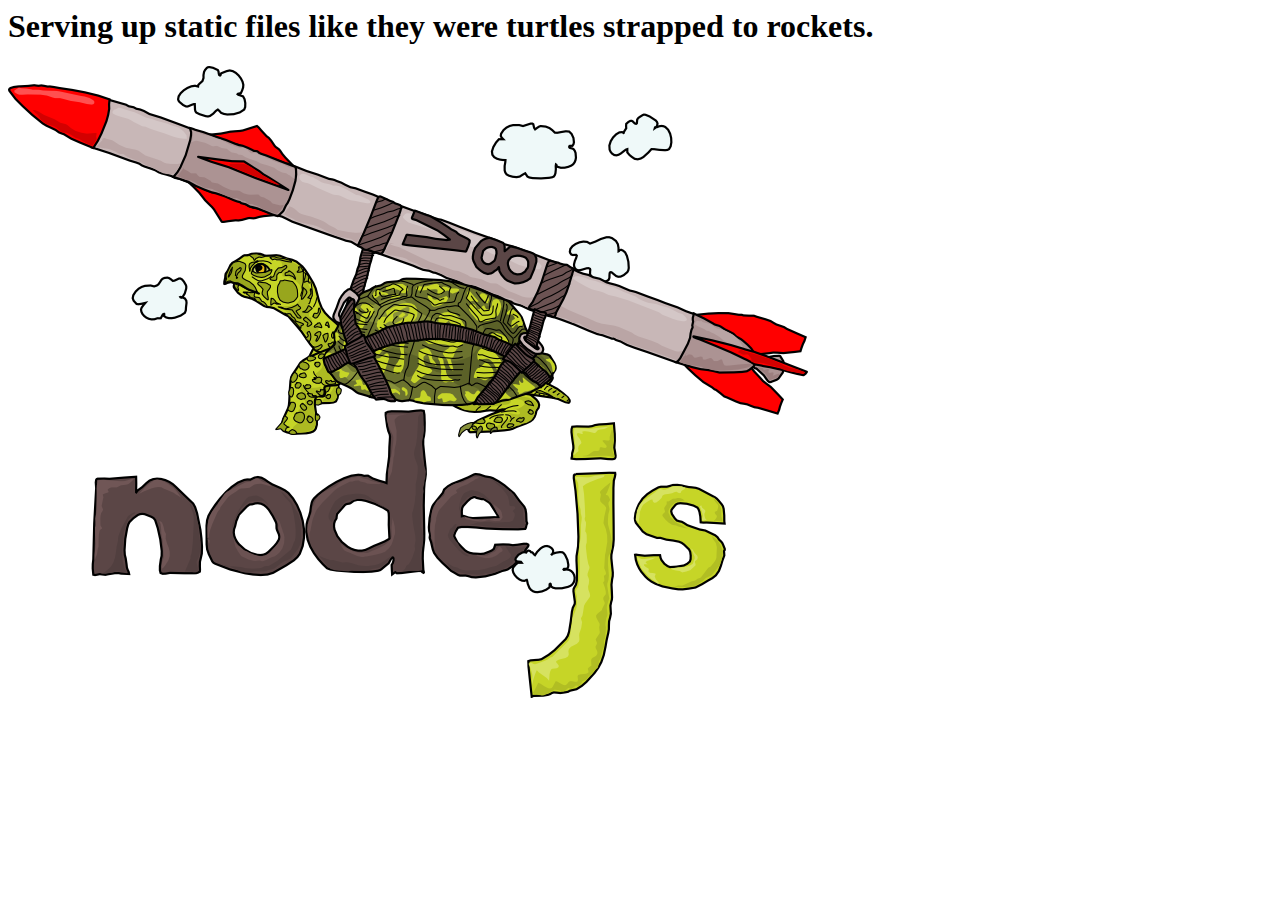
<file: poc/node_modules/http-server/public/index.html>
<html>
  <head>
    <title>node.js http server</title>
  </head>
  <body>

    <h1>Serving up static files like they were turtles strapped to rockets.</h1>

    <img src="./img/turtle.png"/>
  </body>
</html>
</file>
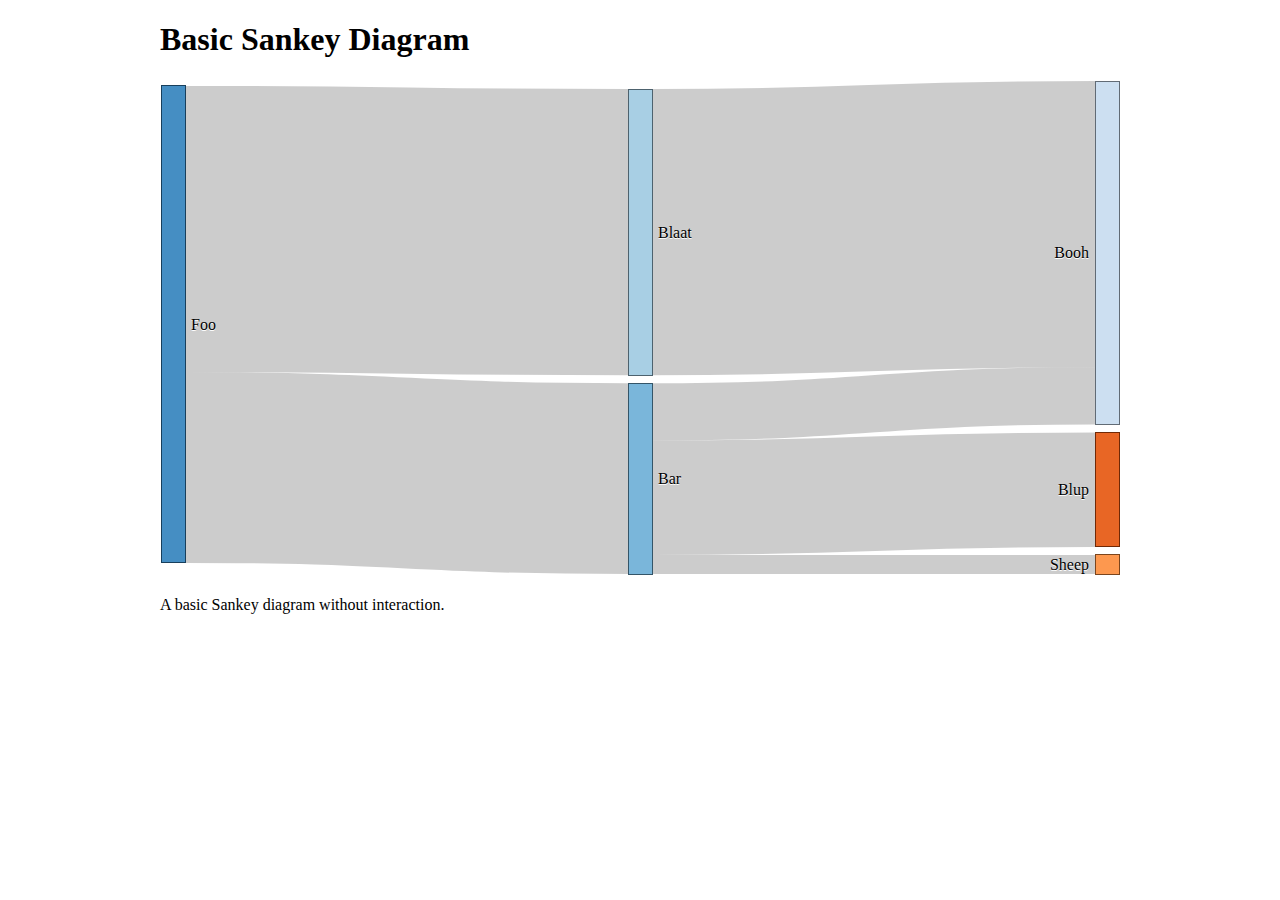
<file: poc/basic.html>
<!DOCTYPE html>
<html>
  <head>
    <meta charset="utf-8">
    <title>Basic Sankey Example</title>
    <script src="lib/d3js/d3.v3.min.js"></script>
      <script src="lib/sankey/sankey.js"></script>
      <script src="lib/sankey/d3.chart.min.js"></script>
      <script src="lib/sankey/d3.chart.sankey.min.js"></script>
    <style>
      body {
        width: 960px;
        margin: auto;
      }

      #chart {
        width: 960px;
        height: 500px;
      }

      .node rect {
        fill-opacity: .9;
        shape-rendering: crispEdges;
      }
      .node text {
        text-shadow: 0 1px 0 #fff;
      }

      .link {
        fill: none;
        stroke: #000;
        stroke-opacity: .2;
      }
    </style>
  </head>
  <body>
    <h1>Basic Sankey Diagram</h1>

    <div id="chart"></div>

    <p>A basic Sankey diagram without interaction.</p>

    <script>
      d3.json("data/foo.json", function(error, json) {
        var chart = d3.select("#chart").append("svg").chart("Sankey");

        chart.draw(json);
      });
    </script>
  </body>
</html>
</file>
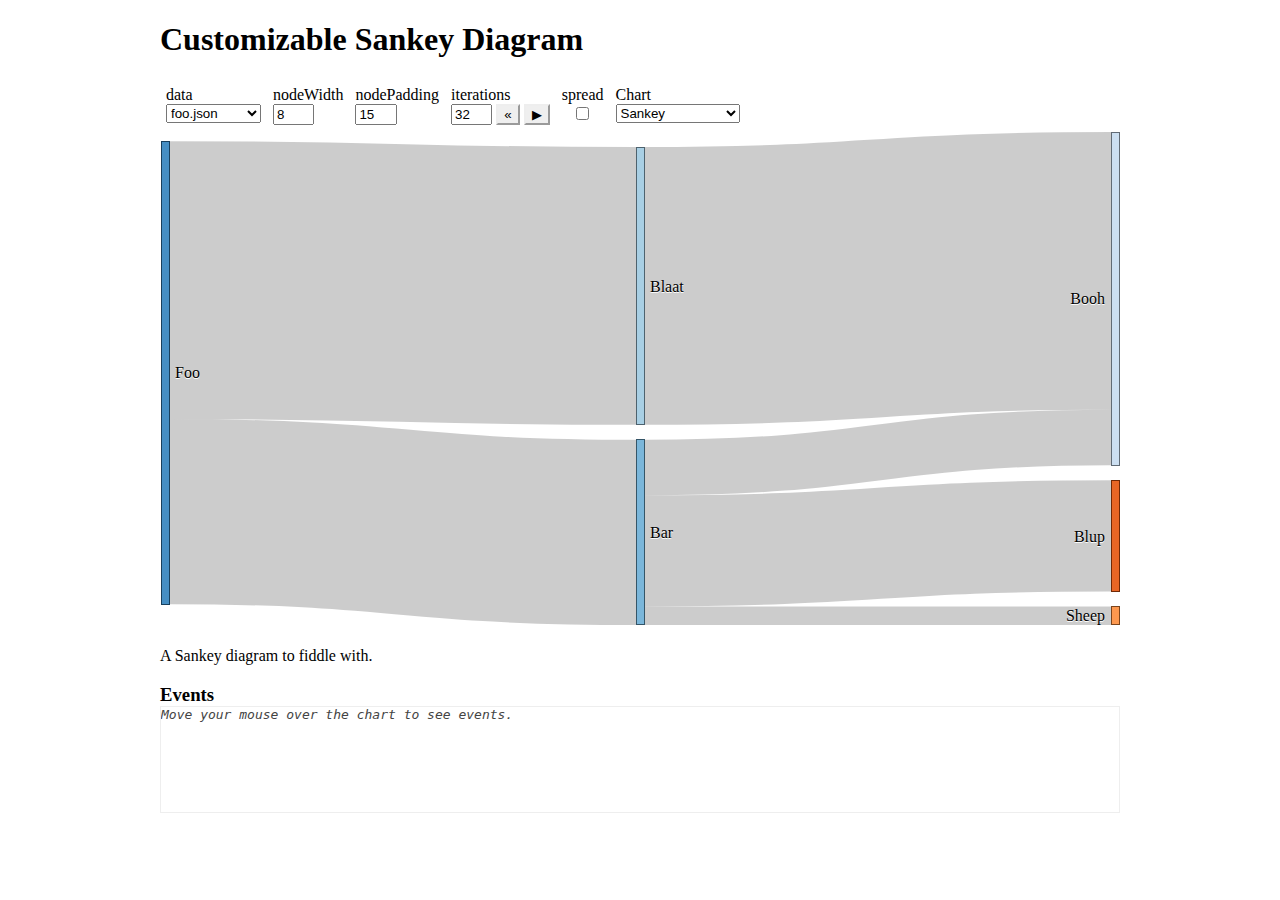
<file: poc/custom.html>
<!DOCTYPE html>
<html>
  <head>
    <meta charset="utf-8">
    <title>Customizable Sankey Example</title>
    <script src="lib/d3js/d3.v3.min.js"></script>
      <script src="lib/sankey/sankey.js"></script>
      <script src="lib/sankey/d3.chart.min.js"></script>
      <script src="lib/sankey/d3.chart.sankey.min.js"></script>
    <style>
      body {
        width: 960px;
        margin: auto;
      }

      #chart {
        width: 960px;
        height: 500px;
        clear: both;
      }

      .node rect {
        fill-opacity: .9;
        shape-rendering: crispEdges;
      }
      .node text {
        text-shadow: 0 1px 0 #fff;
      }

      .link {
        fill: none;
        stroke: #000;
        stroke-opacity: .2;
      }

      .control               { float: left; padding: 6px; }
      .control label         { display: block; }
      .control input         { width: 2.5em; }
      .control button        { border: outset 2px; }
      .control button.active { border: inset 2px; }

      h3 {
        margin-bottom: 0;
      }

      #events {
        height: 15ex;
        overflow-y: scroll;
        color: #444;
        font-family: monospace;
        border: 1px solid #eee;
      }
      #events span:first-child {
        width: 10em;
        display: inline-block;
      }
    </style>
  </head>
  <body>
    <h1>Customizable Sankey Diagram</h1>

    <div class="controls">
      <div class="control">
        <label for="source">data</label>
        <select id="source">
          <option value="data/foo.json">foo.json</option>
          <option value="data/energy.json">energy.json</option>
          <option value="data/product.json">product.json</option>
        </select>
      </div>
      <div class="control">
        <label for="nodeWidth">nodeWidth</label>
        <input type="number" id="nodeWidth" step="1" value="8" min="0">
      </div>
      <div class="control">
        <label for="nodePadding">nodePadding</label>
        <input type="number" id="nodePadding" step="1" value="15" min="0">
      </div>
      <div class="control">
        <label for="iterations">iterations</label>
        <input type="number" id="iterations" step="1" value="32" min="0">
        <button id="rewind">&laquo;</button>
        <button id="play">&#9654;</button>
      </div>
      <div class="control">
        <label for="spread">spread</label>
        <input type="checkbox" id="spread" value="1">
      </div>
      <div class="control">
        <label for="type">Chart</label>
        <select id="type">
          <option>Sankey</option>
          <option>Sankey.Selection</option>
          <option>Sankey.Path</option>
        </select>
      </div>
    </div>

    <div id="chart"></div>

    <p>A Sankey diagram to fiddle with.</p>

    <h3>Events</h3>
    <div id="events">
      <div><i>Move your mouse over the chart to see events.</i></div>
    </div>

    <script>
      var chart = null;
          timer = null;

      d3.selectAll(".controls input").on("change", updateKnobs);
      d3.select("#source").on("change", updateSource);
      d3.select("#type").on("change", updateType)
      d3.select("#rewind").on("click", function() {
        numberControl("iterations", 0);
      })
      d3.select("#play").on("click", function() {
        if (timer !== null) {
          clearInterval(timer); timer = null;
        } else {
          timer = setInterval(function() {
            numberControl("iterations", numberControl("iterations") + 1);
            return true;
          }, 200);
        }
        d3.select(this).classed("active", timer !== null);
      })

      function updateKnobs() {
        chart
          .nodeWidth(numberControl("nodeWidth"))
          .nodePadding(numberControl("nodePadding"))
          .iterations(numberControl("iterations"))
          .spread(checkControl("spread"));
      }

      function updateSource() {
        d3.json(d3.select("#source").node().value, function(error, json) {
          chart.draw(json);
        });
      }

      function updateType() {
        var type = d3.select("#type").node().value;
        d3.select("#chart svg").remove();
        chart = d3.select("#chart").append("svg").chart(type);
        ["click", "mouseover", "mouseout"].forEach(function(evt) {
          chart.on("node:"+evt, function(node) { logEvent("node:"+evt, node.name); });
          chart.on("link:"+evt, function(link) { logEvent("link:"+evt, link.source.name+" → "+link.target.name); });
        });
        updateKnobs();
        updateSource();
      }

      function numberControl(id, value) {
        var o = d3.select("#"+id);
        if (typeof value !== "undefined") {
          o.node().value = String(value);
          updateKnobs();
        }
        return Number(o.node().value);
      }

      function checkControl(id, value) {
        var o = d3.select("#"+id);
        if (typeof value !== "undefined") {
          o.node().checked = value;
          updateKnobs();
        }
        return o.node().checked;
      }

      function logEvent(name, s) {
        var e = d3.select("#events"),
            l = e.append("div");
        l.append("span").text(name);
        l.append("span").text(s);
        e.node().scrollTop = e.node().scrollHeight;
      }

      updateType();
    </script>
  </body>
</html>
</file>
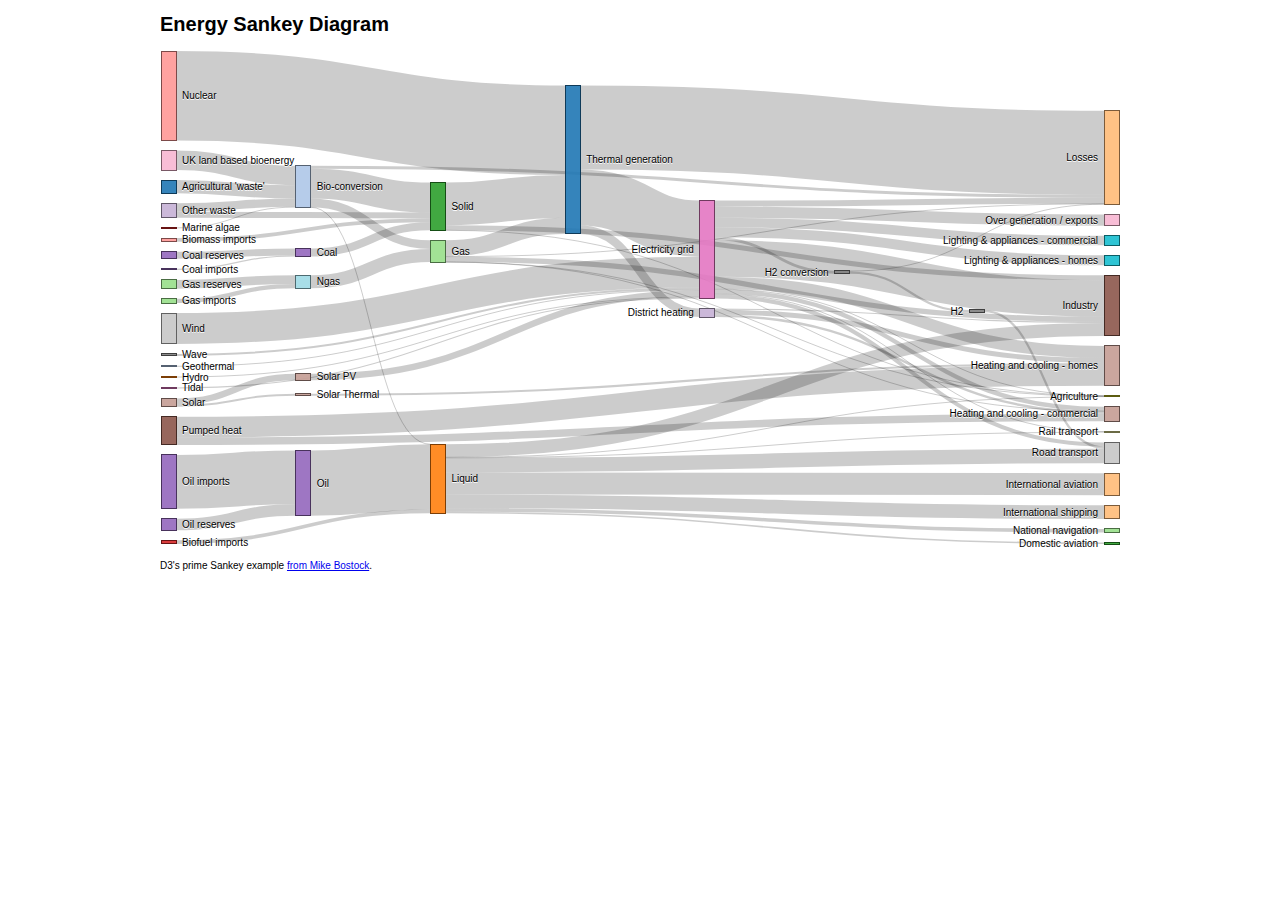
<file: poc/energy.html>
<!DOCTYPE html>
<html>
  <head>
    <meta charset="utf-8">
    <title>Energy Sankey Example</title>
    <script src="lib/d3js/d3.v3.min.js"></script>
      <script src="lib/sankey/sankey.js"></script>
      <script src="lib/sankey/d3.chart.min.js"></script>
      <script src="lib/sankey/d3.chart.sankey.min.js"></script>
    <style>
      body {
        width: 960px;
        margin: auto;
        font: 10px sans-serif;
      }

      #chart {
        width: 960px;
        height: 500px;
      }

      .node rect {
        fill-opacity: .9;
        shape-rendering: crispEdges;
      }
      .node text {
        pointer-events: none;
        text-shadow: 0 1px 0 #fff;
      }

      .link {
        fill: none;
        stroke: #000;
        stroke-opacity: .2;
      }
      .link:hover {
        stroke-opacity: .5;
      }
    </style>
  </head>
  <body>
    <h1>Energy Sankey Diagram</h1>

    <div id="chart"></div>

    <p>D3's prime Sankey example <a href="http://bost.ocks.org/mike/sankey/">from Mike Bostock</a>.</p>

    <script>
      d3.json("data/energy.json", function(error, json) {
        var chart = d3.select("#chart").append("svg").chart('Sankey'),
            color = d3.scale.category20();

        chart
          .nodeWidth(15)
          .nodePadding(10)
          .colorNodes(function(name) { return color(name.replace(/ .*/, "")); })
          .draw(json);
      });
    </script>
  </body>
</html>
</file>
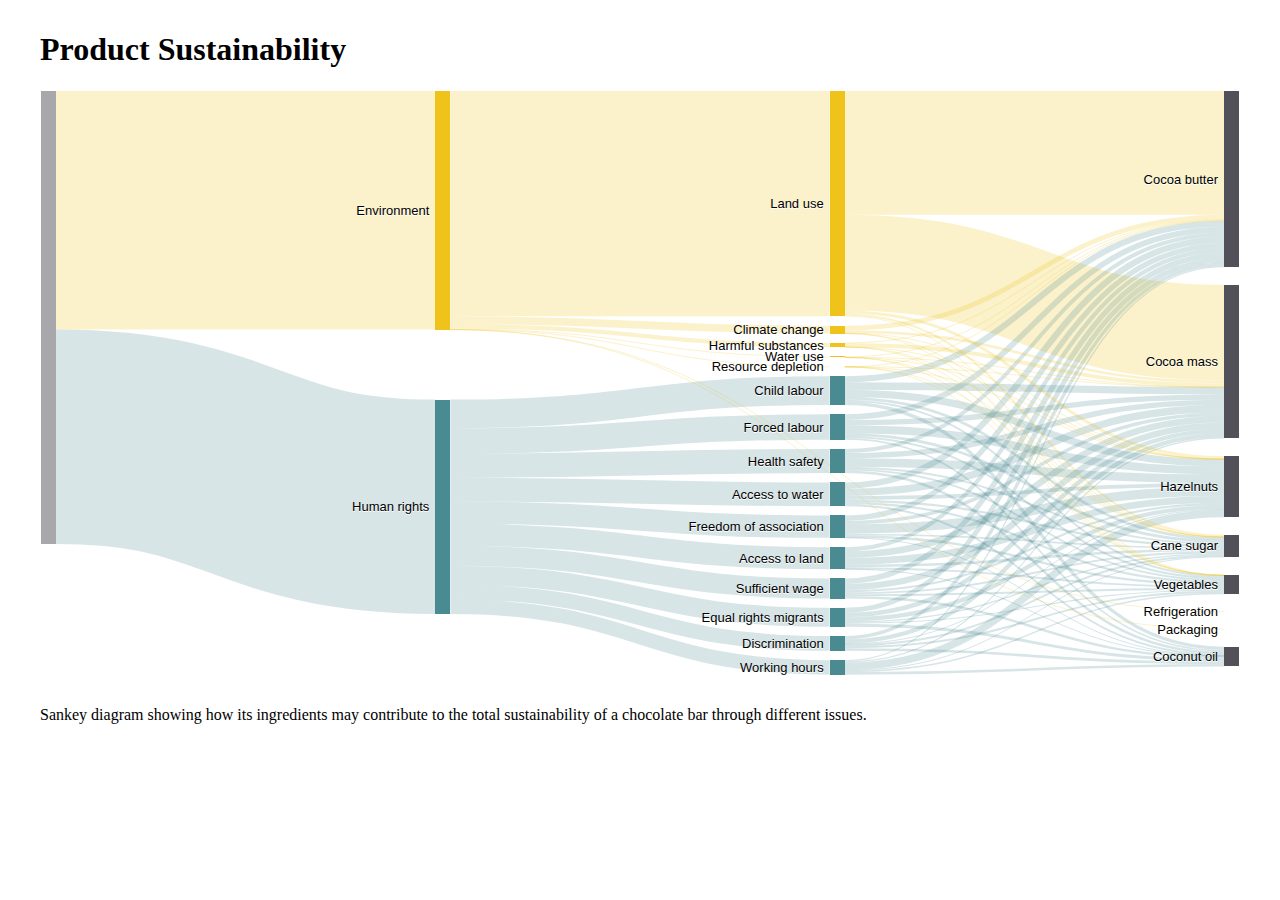
<file: poc/product.html>
<!DOCTYPE html>
<html>
  <head>
    <meta charset="utf-8">
    <title>Product Sustainability Sankey Example</title>
    <script src="lib/d3js/d3.v3.min.js"></script>
      <script src="lib/sankey/sankey.js"></script>
      <script src="lib/sankey/d3.chart.min.js"></script>
      <script src="lib/sankey/d3.chart.sankey.min.js"></script>
    <style>
      body {
        padding: 10px;
        min-width: 600px;
        max-width: 1200px;
        margin: auto;
      }

      #chart {
        height: 600px;
        font: 13px sans-serif;
      }

      .node rect {
        fill-opacity: .9;
        shape-rendering: crispEdges;
        stroke-width: 0;
      }
      .node text {
        pointer-events: none;
        text-shadow: 0 1px 0 #fff;
      }

      .link {
        fill: none;
        stroke: #000;
        stroke-opacity: .2;
      }
    </style>
  </head>
  <body>
    <h1>Product Sustainability</h1>

    <div id="chart"></div>

    <p>Sankey diagram showing how its ingredients may contribute to the total
    sustainability of a chocolate bar through different issues.</p>

    <script>
      var colors = {
            'environment':         '#edbd00',
            'social':              '#367d85',
            'animals':             '#97ba4c',
            'health':              '#f5662b',
            'research_ingredient': '#3f3e47',
            'fallback':            '#9f9fa3'
          };

      d3.json("data/product.json", function(error, json) {
        var chart = d3.select("#chart").append("svg").chart("Sankey.Path");

        chart
          .name(label)
          .colorNodes(function(name, node) {
            return color(node, 1) || colors.fallback;
          })
          .colorLinks(function(link) {
            return color(link.source, 4) || color(link.target, 1) || colors.fallback;
          })
          .nodeWidth(15)
          .nodePadding(10)
          .spread(true)
          .iterations(0)
          .alignLabel('end')
          .draw(json);


        function label(node) {
          return node.name.replace(/\s*\(.*?\)$/, '');
        }

        function color(node, depth) {
          var id = node.id.replace(/(_score)?(_\d+)?$/, '');

          if (colors[id]) {
            return colors[id];
          } else if (depth > 0 && node.targetLinks && node.targetLinks.length == 1) {
            return color(node.targetLinks[0].source, depth-1);
          } else {
            return null;
          }
        }
      });
    </script>
  </body>
</html>
</file>
